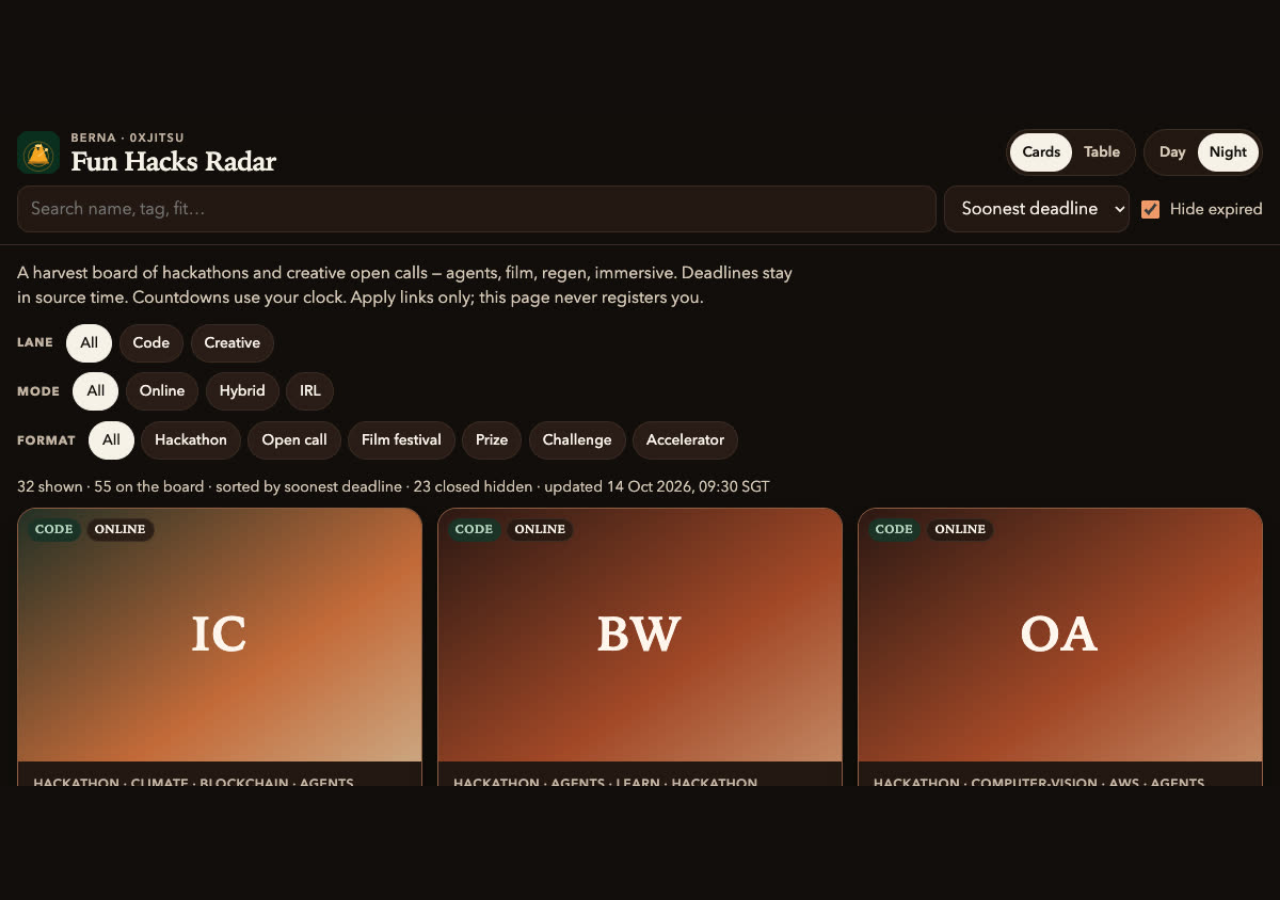
<file: og/player.html>
<!DOCTYPE html>
<html lang="en">
<head>
<meta charset="utf-8" />
<meta name="viewport" content="width=device-width, initial-scale=1" />
<title>Fun Hacks Radar — preview</title>
<style>html,body{margin:0;height:100%;background:#120e0c}video{display:block;width:100%;height:100%;object-fit:contain}</style>
</head>
<body>
<video src="/og/preview.mp4" poster="/og/preview.jpg" autoplay muted loop playsinline aria-label="Fun Hacks Radar preview"></video>
</body>
</html>
</file>
